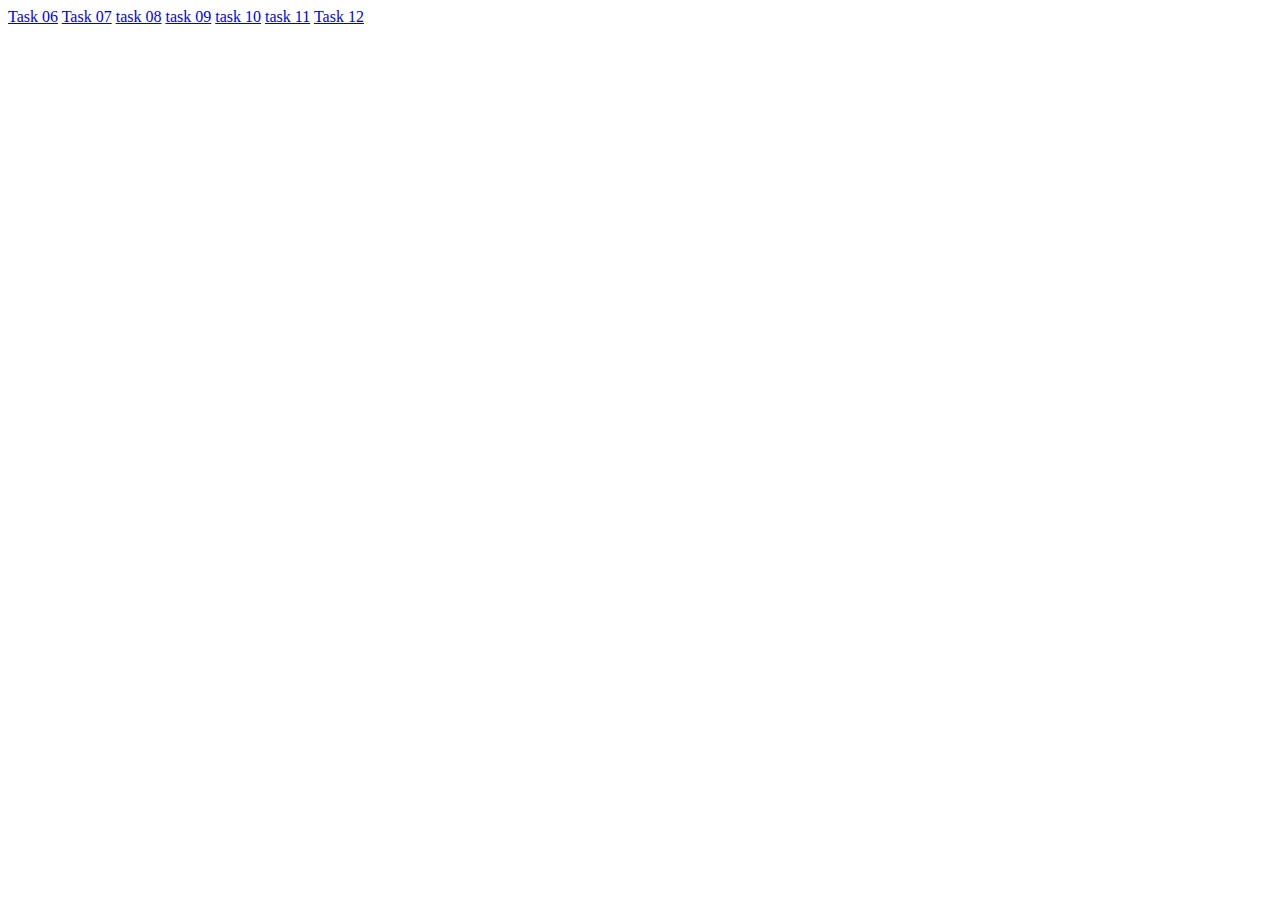
<file: index.html>
<!DOCTYPE html>
<html lang="en">
  <head>
    <meta charset="UTF-8" />
    <meta name="viewport" content="width=device-width, initial-scale=1.0" />
    <title>Document</title>
  </head>
  <body>
    <a href="TASK 06/index.html">Task 06</a>
    <a href="task7/index.html">Task 07</a>
    <a href="task08/index.html">task 08</a>
    <a href="task 09/index.html">task 09</a>
    <a href="task 10/index.html">task 10</a>
    <a href="task 11/index.html">task 11</a>
    <a href="task 12/index.html">Task 12</a>
  </body>
</html>
</file>
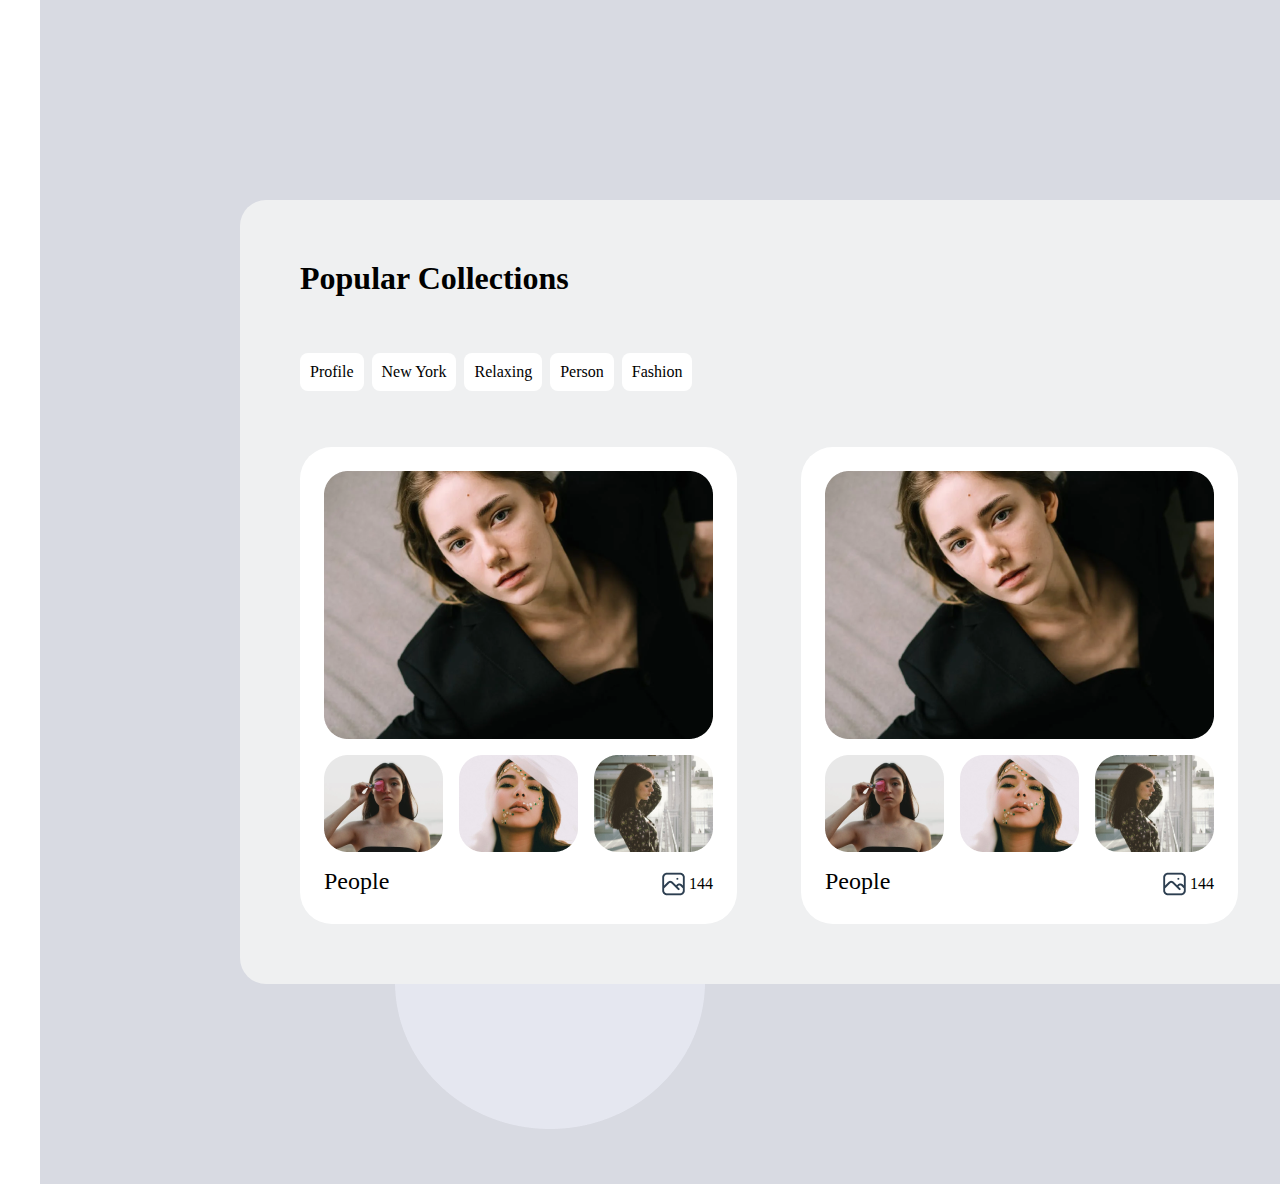
<file: TASK 06/index.html>
<!DOCTYPE html>
<html lang="en">
  <head>
    <meta charset="UTF-8" />
    <meta name="viewport" content="width=device-width, initial-scale=1.0" />
    <title>Document</title>
    <style>
      * {
        padding: 0;
        margin: 0;
        box-sizing: border-box;
      }
      h1 {
        font-size: 32px;
        font-style: normal;
        font-weight: 700;
        line-height: normal;
      }
      .content {
        top: 216px;
        left: 18px;
        gap: 56px;
        display: flex;
        justify-content: space-between;
      }
      a {
        text-decoration: none;
        box-sizing: 8px;
        color: black;
      }
      .box {
        display: flex;
        gap: 64px;
      }
      .left {
        display: flex;
        left: 0;
      }
      ul li {
        list-style-type: none;
        background-color: #fff;
        border-radius: 8px;
        padding: 10px;
      }
      ul {
        display: flex;
        gap: 8px;
      }
      .layout {
        display: flex;
        flex-direction: column;
        gap: 56px;
        /* background-color: #e5e7f0; */
        padding: 60px;
        border-radius: 26px;
        background: #eff0f1;
        position: relative;
      }
      .box1 {
        display: flex;
        flex-direction: column;
        gap: 16px;
        background-color: #fff;
        padding: 24px;
        border-radius: 32px;
      }
      .botton {
        display: flex;
        justify-content: center;
        gap: 16px;
      }
      .content h3 {
        font-size: 24px;
        font-style: normal;
        font-weight: 500;
        line-height: normal;
        font-family: Poppins;
      }
      .left {
        display: flex;
        align-items: center;
        font-family: Poppins;
        font-size: 16px;
        font-style: normal;
        font-weight: 500;
        line-height: normal;
      }
      .all {
        padding: 200px;
        display: inline-flex;
        flex-direction: column;
        background-color: #d8dae2;
        position: relative;
        z-index: -99;
      }
      .cir1 {
        position: absolute;
        right: 0;
        top: 0;
        transform: translate(-50%, -50%);
        z-index: -1;
      }
      .cir2 {
        position: absolute;
        left: 0;
        bottom: 0;
        transform: translate(50%, 50%);
        z-index: -1;
      }
      body {
        width: 1200px;
        margin: 0 auto;
      }
    </style>
  </head>
  <body>
    <div class="all">
      <div class="layout">
        <div class="cir1"><img src="img/Ellipse 2.png" alt="" /></div>
        <div class="cir2"><img src="img/Ellipse 2.png" alt="" /></div>

        <h1>Popular Collections</h1>
        <nav class="navbar">
          <ul>
            <li><a href="">Profile</a></li>
            <li><a href="">New York</a></li>
            <li><a href="">Relaxing</a></li>
            <li><a href="">Person</a></li>
            <li><a href="">Fashion</a></li>
          </ul>
        </nav>
        <div class="box">
          <div class="box1">
            <img src="img/Rectangle 1.png" alt="" />
            <div class="botton">
              <img src="img/Rectangle 2.png" alt="" />
              <img src="img/Rectangle 3.png" alt="" />
              <img src="img/Rectangle 4.png" alt="" />
            </div>
            <div class="content">
              <h3>People</h3>
              <div class="left">
                <img src="img/Frame.png" alt="" />
                <p>144</p>
              </div>
            </div>
          </div>
          <div class="box1">
            <img src="img/Rectangle 1.png" alt="" />
            <div class="botton">
              <img src="img/Rectangle 2.png" alt="" />
              <img src="img/Rectangle 3.png" alt="" />
              <img src="img/Rectangle 4.png" alt="" />
            </div>
            <div class="content">
              <h3>People</h3>
              <div class="left">
                <img src="img/Frame.png" alt="" />
                <p>144</p>
              </div>
            </div>
          </div>
          <div class="box1">
            <img src="img/Rectangle 1.png" alt="" />
            <div class="botton">
              <img src="img/Rectangle 2.png" alt="" />
              <img src="img/Rectangle 3.png" alt="" />
              <img src="img/Rectangle 4.png" alt="" />
            </div>
            <div class="content">
              <h3>People</h3>
              <div class="left">
                <img src="img/Frame.png" alt="" />
                <p>144</p>
              </div>
            </div>
          </div>
        </div>
      </div>
    </div>
  </body>
</html>
</file>
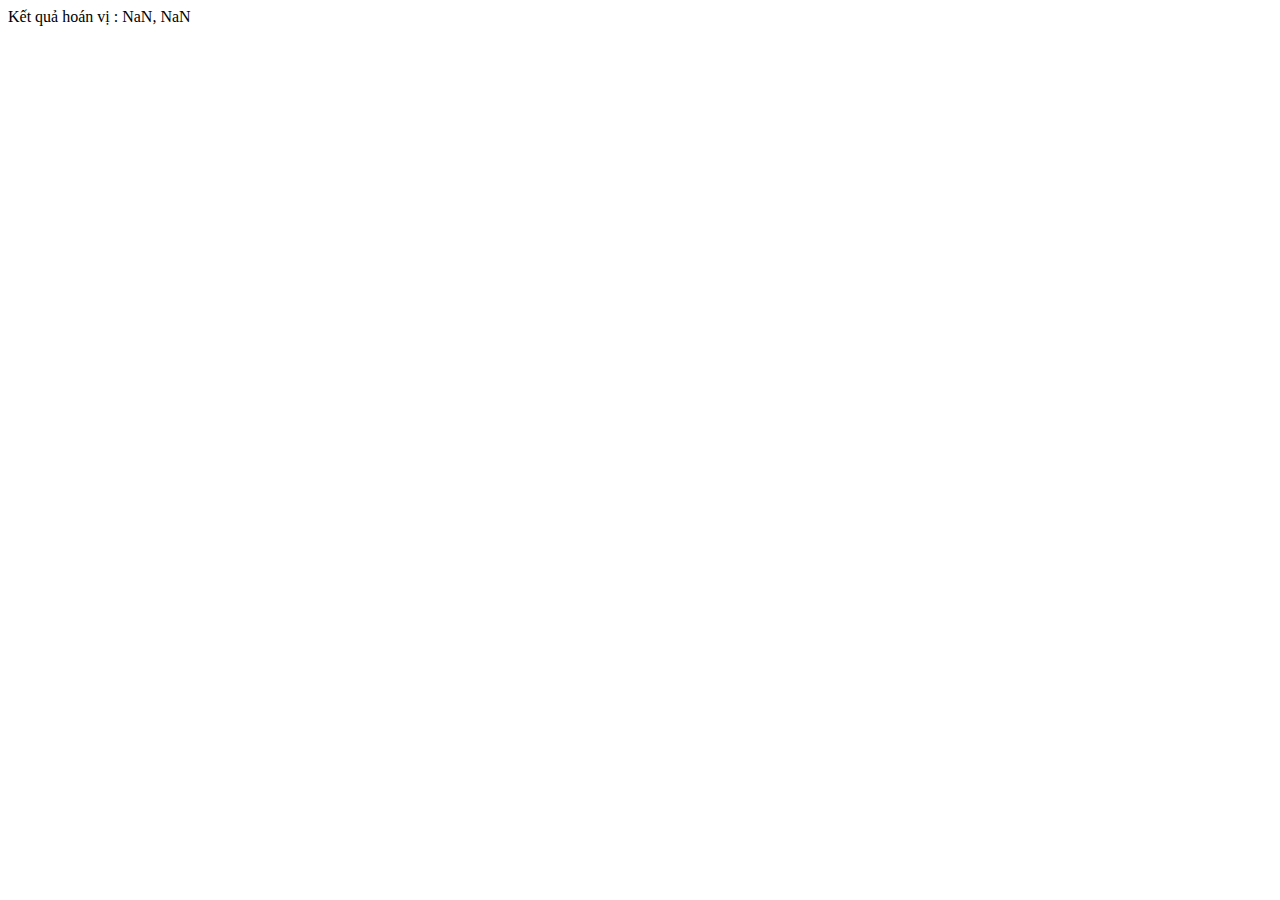
<file: task 09/index.html>
<!DOCTYPE html>
<html lang="en">
  <head>
    <meta charset="UTF-8" />
    <meta name="viewport" content="width=device-width, initial-scale=1.0" />
    <title>Document</title>
  </head>
  <body>
    <script>
      let a = parseFloat(prompt("Nhập a"));
      let b = parseFloat(prompt("Nhập b"));
      function swapNumber(a, b) {
        a = a + b;
        b = a - b;
        a = a - b;
        document.write(`Kết quả hoán vị : ${a}, ${b}`);
      }
      swapNumber(a, b);
    </script>
  </body>
</html>
</file>
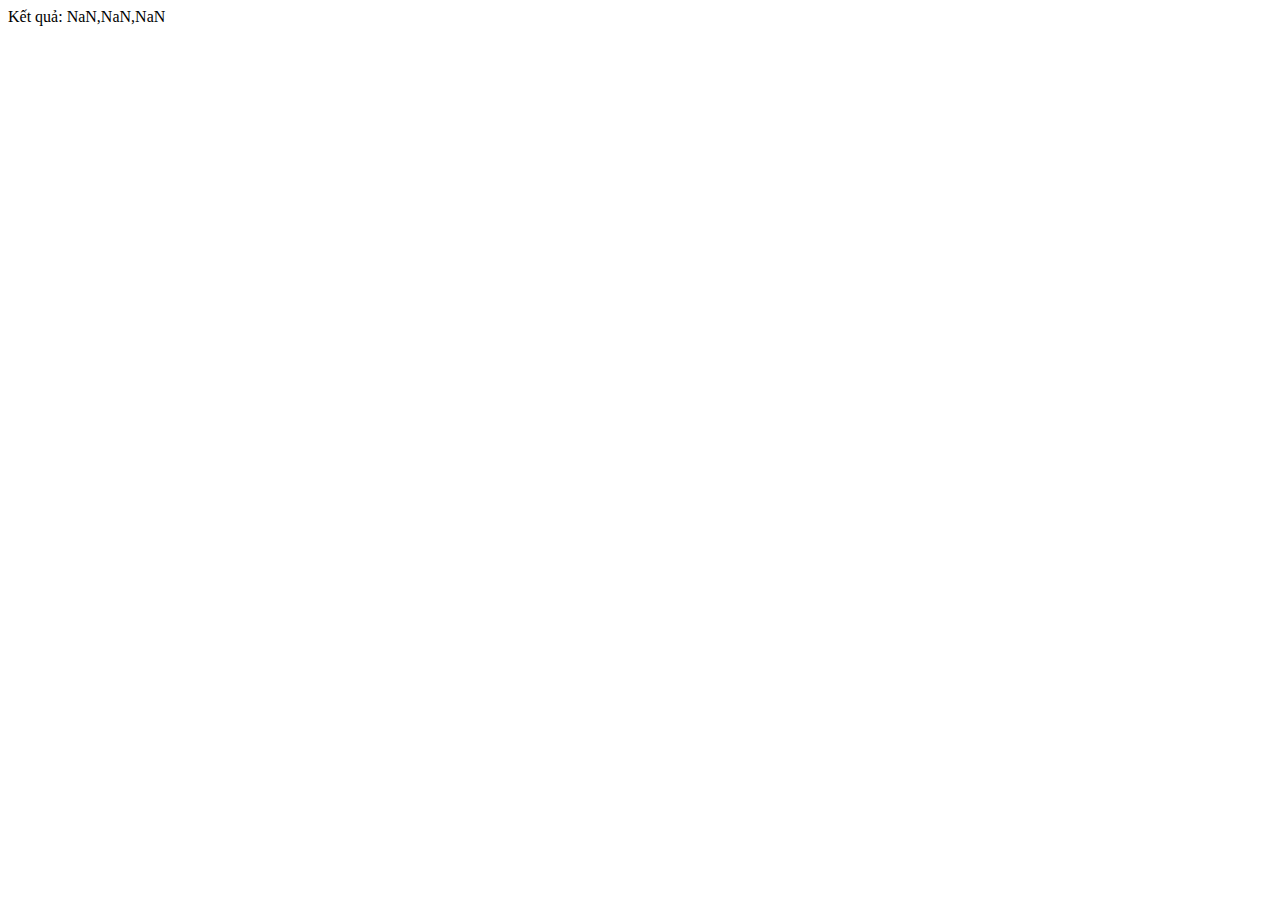
<file: task 10/index.html>
<!DOCTYPE html>
<html lang="en">
  <head>
    <meta charset="UTF-8" />
    <meta name="viewport" content="width=device-width, initial-scale=1.0" />
    <title>Document</title>
  </head>
  <body>
    <script>
      let a = parseFloat(prompt("Nhập a"));
      let b = parseFloat(prompt("Nhập b"));
      let c = parseFloat(prompt("Nhập c"));
      function sortNumber(a, b, c) {
        if (a > b) {
          [a, b] = [b, a];
        }
        if (b > c) {
          [b, c] = [c, b];
        }
        if (a > b) {
          [a, b] = [b, a];
        }
        document.write(`Kết quả: ${a},${b},${c}`);
      }
      sortNumber(a, b, c);
    </script>
  </body>
</html>
</file>
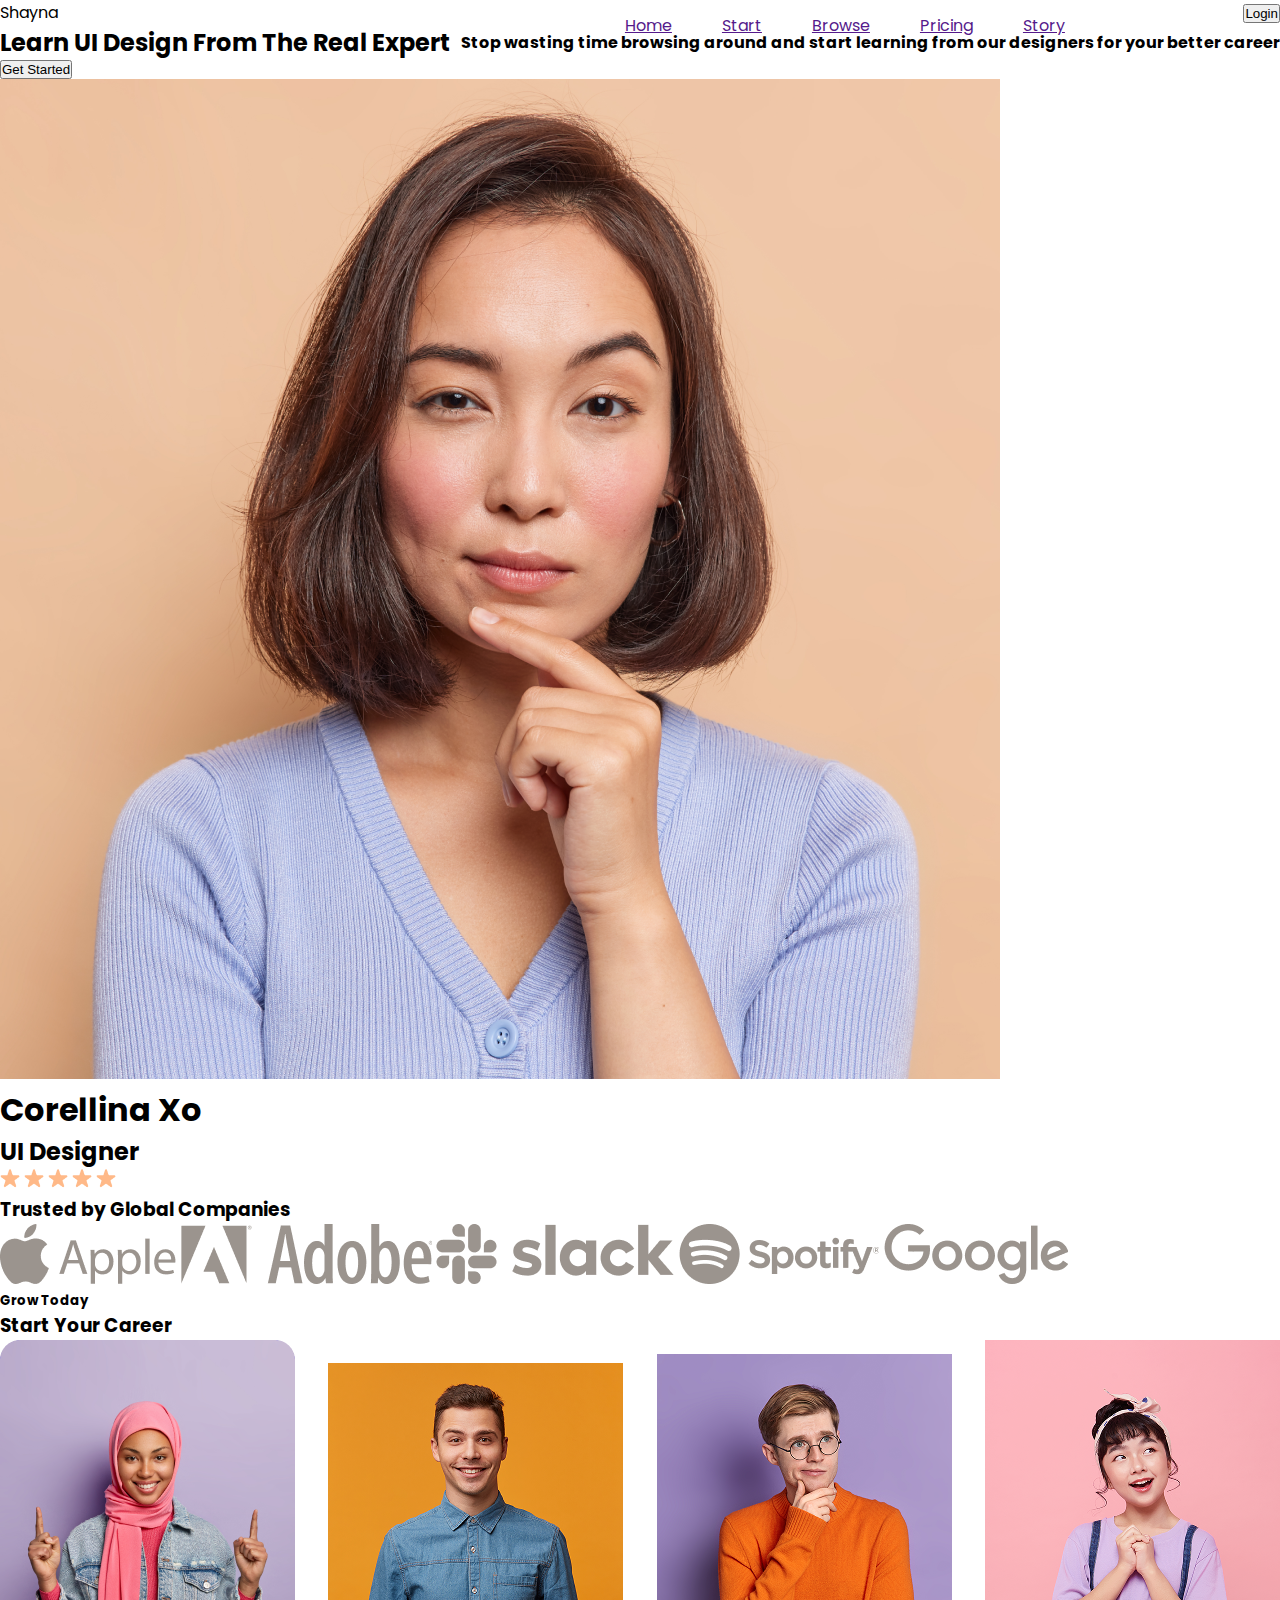
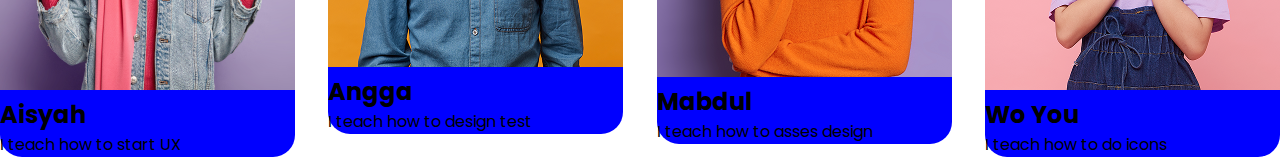
<file: test/index.html>
<!DOCTYPE html>
<html lang="en">
  <head>
    <meta charset="UTF-8" />
    <meta name="viewport" content="width=device-width, initial-scale=1.0" />
    <title>Document</title>
    <link rel="preconnect" href="https://fonts.googleapis.com" />
    <link rel="preconnect" href="https://fonts.gstatic.com" crossorigin />
    <link
      href="https://fonts.googleapis.com/css2?family=Poppins:ital,wght@0,100;0,200;0,300;0,400;0,500;0,600;0,700;0,800;0,900;1,100;1,200;1,300;1,400;1,500;1,600;1,700;1,800;1,900&display=swap"
      rel="stylesheet"
    />
    <link rel="stylesheet" href="style.css" />
  </head>
  <body>
    <div class="layour">
      <div class="header">
        <div class="left">Shayna</div>
        <div class="navigation">
          <ul>
            <li><a href="">Home</a></li>
            <li><a href="">Start</a></li>
            <li><a href="">Browse</a></li>
            <li><a href="">Pricing</a></li>
            <li><a href="">Story</a></li>
          </ul>
        </div>
        <div class="right">
          <button>Login</button>
        </div>
      </div>
      <div class="aside">
        <div class="content">
          <h2>Learn UI Design From The Real Expert</h2>
          <h4>
            Stop wasting time browsing around and start learning from our
            designers for your better career
          </h4>
          <button>Get Started</button>
        </div>
        <img
          src="img/portrait-serious-dark-haired-asian-woman-keeps-finger-chin-looks-mysteriously-front-considers-something-dressed-blue-jumper-isolated-brown-wall 1.png"
          alt=""
        />
        <div class="review">
          <h1>Corellina Xo</h1>
          <h2>UI Designer</h2>
          <div class="sao">
            <img src="img/Star 4.png" alt="" />
            <img src="img/Star 4.png" alt="" />
            <img src="img/Star 4.png" alt="" />
            <img src="img/Star 4.png" alt="" />
            <img src="img/Star 4.png" alt="" />
          </div>
        </div>
      </div>
      <div class="main">
        <h3>Trusted by Global Companies</h3>
        <div class="logo">
          <img src="img/apple-11 1.png" alt="" />
          <img src="img/Group 13.png" alt="" />
          <img src="img/slack-2 1.png" alt="" />
          <img src="img/spotify-1 1.png" alt="" />
          <img src="img/google-2015 1.png" alt="" />
        </div>
      </div>
      <div class="article">
        <h5>Grow Today</h5>
        <h3>Start Your Career</h3>
      </div>
      <div class="content">
        <div class="box">
          <img src="img/Group 18.png" alt="" />
          <h2>Aisyah</h2>
          <p>I teach how to start UX</p>
        </div>
        <div class="box">
          <img src="img/image 2.png" alt="" />
          <h2>Angga</h2>
          <p>I teach how to design test</p>
        </div>
        <div class="box">
          <img src="img/image 3.png" alt="" />
          <h2>Mabdul</h2>
          <p>I teach how to asses design</p>
        </div>
        <div class="box">
          <img src="img/image 4.png" alt="" />
          <h2>Wo You</h2>
          <p>I teach how to do icons</p>
        </div>
      </div>
    </div>
  </body>
</html>
</file>
<file: test/style.css>
* {
  margin: 0;
  padding: 0;
  box-sizing: border-box;
}
html {
  font-family: "Poppins", sans-serif;
}
.layour {
  /* margin: auto; */
}
.header {
  display: flex;
  justify-content: space-between;
  align-items: center;
  /* padding: 32px; */
}
ul {
  display: flex;
  width: 51.5px;
  height: 0;
  flex-shrink: 0;
  list-style-type: none;
  gap: 50px;
}
.content {
  display: flex;
  justify-content: space-between;
  align-items: center;
  flex-wrap: wrap;
}
.box {
  /* margin: 15px; */
  /* padding: 5px; */
  border-radius: 22px;
  background-color: blue;
}

.box h2 {
  font-family: Poppins;
}
</file>
